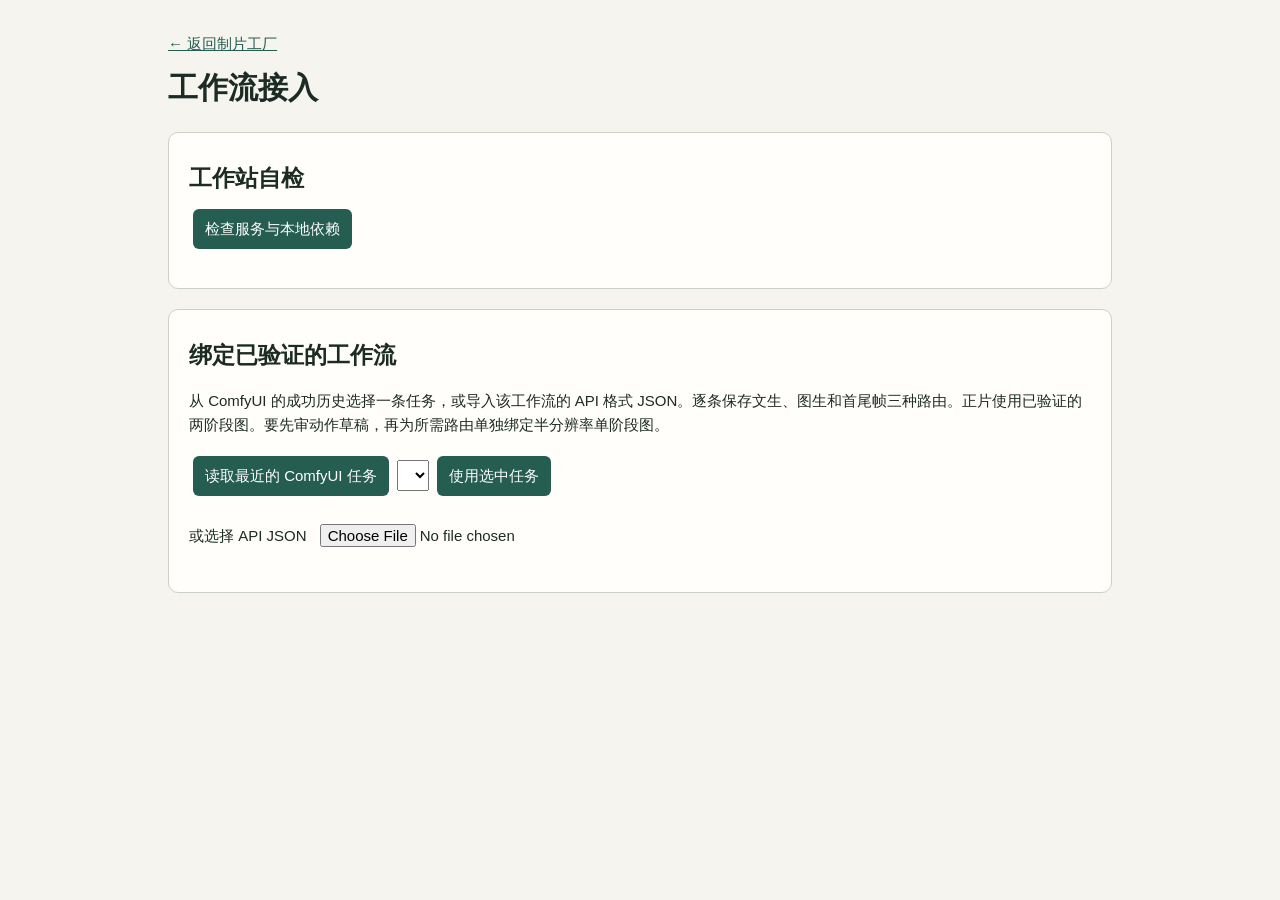
<file: factory/setup.html>
<!doctype html>
<html lang="zh-CN">

<head>
  <meta charset="utf-8">
  <meta name="viewport" content="width=device-width,initial-scale=1">
  <title>工作流接入</title>
  <style>
    * {
      box-sizing: border-box
    }

    body {
      max-width: 980px;
      margin: 32px auto;
      padding: 0 18px;
      background: #f5f4ef;
      color: #1d2b25;
      font: 15px/1.6 "Inter", "Microsoft YaHei", sans-serif
    }

    section {
      background: #fffefa;
      border: 1px solid #ccd1c6;
      border-radius: 10px;
      margin: 20px 0;
      padding: 20px
    }

    h1,
    h2 {
      margin: 8px 0
    }

    button,
    select,
    input {
      font: inherit;
      padding: 5px;
      margin: 4px
    }

    button {
      cursor: pointer;
      color: white;
      background: #255d50;
      border: 0;
      padding: 8px 12px;
      border-radius: 6px
    }

    td {
      border-top: 1px solid #ddd;
      overflow-wrap: anywhere;
      padding: 4px
    }

    a {
      color: #255d50
    }

    pre {
      white-space: pre-wrap
    }

    #result {
      font-weight: 600;
      color: #854128
    }

    table {
      width: 100%
    }

    summary {
      cursor: pointer
    }

  </style>
</head>

<body><a href="/">← 返回制片工厂</a>
  <h1>工作流接入</h1>
  <section>
    <h2>工作站自检</h2><button id="check">检查服务与本地依赖</button>
    <pre id="checks"></pre>
  </section>
  <section>
    <h2>绑定已验证的工作流</h2>
    <p>从 ComfyUI 的成功历史选择一条任务，或导入该工作流的 API 格式 JSON。逐条保存文生、图生和首尾帧三种路由。正片使用已验证的两阶段图。要先审动作草稿，再为所需路由单独绑定半分辨率单阶段图。</p>
    <button id="load">读取最近的 ComfyUI 任务</button><select id="hist" aria-label="历史任务"></select><button
      id="pick">使用选中任务</button>
    <p>或选择 API JSON <input type="file" id="file" accept=".json"></p>
    <div id="editor" hidden><label>制作档位 <select id="tier"><option value="master">正片 · 两阶段</option><option value="draft">动作草稿 · 单阶段</option></select></label><label>路由 <select id="route">
          <option>T2V</option>
          <option>I2V</option>
          <option>FLF</option>
        </select></label><label>最终视频保存节点 <select id="out"></select></label>
      <p>每个动态输入选择一个角色。提示词、帧数和种子必填，图生还需首帧，首尾帧还需尾帧。链接到上游的字段请绑定上游常量。保持校准尺寸时可保留宽高原值。</p>
      <table>
        <thead>
          <tr>
            <th>节点与字段</th>
            <th>当前值</th>
            <th>输入角色</th>
          </tr>
        </thead>
        <tbody id="rows"></tbody>
      </table><button id="save">保存当前路由</button>
    </div>
    <p id="result" role="status"></p>
  </section>
  <script>
    const $ = id => document.getElementById(id),
      el = (tag, t) => {
        const x = document.createElement(tag);
        x.textContent = t;
        return x
      };
    let graph = {};
    async function api(url, body) {
      const r = await fetch(url, body === undefined ? {} : {
        method: 'POST',
        headers: {
          'Content-Type': 'application/json'
        },
        body: JSON.stringify(body)
      });
      const v = await r.json();
      if (!r.ok) throw Error(v.error || r.status);
      return v
    }
    const guard = fn => async () => {
      try {
        $('result').textContent = '';
        await fn()
      } catch (e) {
        $('result').textContent = e.message
      }
    };
    $('check').onclick = guard(async () => {
      $('checks').textContent = JSON.stringify(await api('/api/doctor'), null, 2)
    });
    $('load').onclick = guard(async () => {
      const rows = await api('/api/history');
      $('hist').replaceChildren(...rows.filter(x => x.outputs.length).map(x => new Option(x.outputs.join(' / '), x
        .id)));
      if (!$('hist').length) $('result').textContent = '历史中没有可选视频，请使用 API JSON。'
    });
    const roles = {
      prompt: '正向提示词',
      negative: '负向提示词',
      frames: '直接总帧数',
      seconds: '秒数（上游时长节点）',
      seed: '随机种子',
      first: '首帧图像',
      last: '尾帧图像',
      width: '生成宽度',
      height: '生成高度',
      half_width: '首阶段半宽',
      half_height: '首阶段半高',
      fps: '帧率',
      prefix: '文件前缀'
    };
    async function inspect(g) {
      graph = g.prompt || g;
      const view = await api('/api/inspect', graph);
      $('editor').hidden = false;
      $('out').replaceChildren(...Object.entries(graph).map(([id, n]) => new Option(id + ' · ' + (n._meta?.title || n
        .class_type), id)));
      if (view.outputs.length) $('out').value = view.outputs.at(-1);
      $('rows').replaceChildren();
      for (const r of view.rows) {
        const tr = el('tr', '');
        tr.append(el('td', r.target + ' · ' + r.label), el('td', r.value));
        const td = el('td', ''),
          s = el('select', '');
        s.dataset.target = r.target;
        s.add(new Option('保留原值', ''));
        for (const [k, v] of Object.entries(roles)) s.add(new Option(v, k));
        s.value = r.suggest;
        td.append(s);
        tr.append(td);
        $('rows').append(tr)
      }
    }
    $('pick').onclick = guard(async () => {
      if (!$('hist').value) throw Error('请选择历史任务');
      await inspect(await api('/api/history/' + $('hist').value))
    });
    $('file').onchange = guard(async () => inspect(JSON.parse((await $('file').files[0].text()).replace(/^\uFEFF/,
      ''))));
    $('save').onclick = guard(async () => {
      const bindings = {};
      for (const s of $('rows').querySelectorAll('select'))
        if (s.value)(bindings[s.value] ??= []).push(s.dataset.target);
      const r = await api('/api/bind', {
        route: $('route').value,
        tier: $('tier').value,
        profile: {
          graph,
          bindings,
          output: $('out').value
        }
      });
      $('result').textContent = r.saved + (r.tier === 'draft' ? ' 草稿' : ' 正片') + '工作流已保存。'
    });

  </script>
</body>

</html>
</file>
